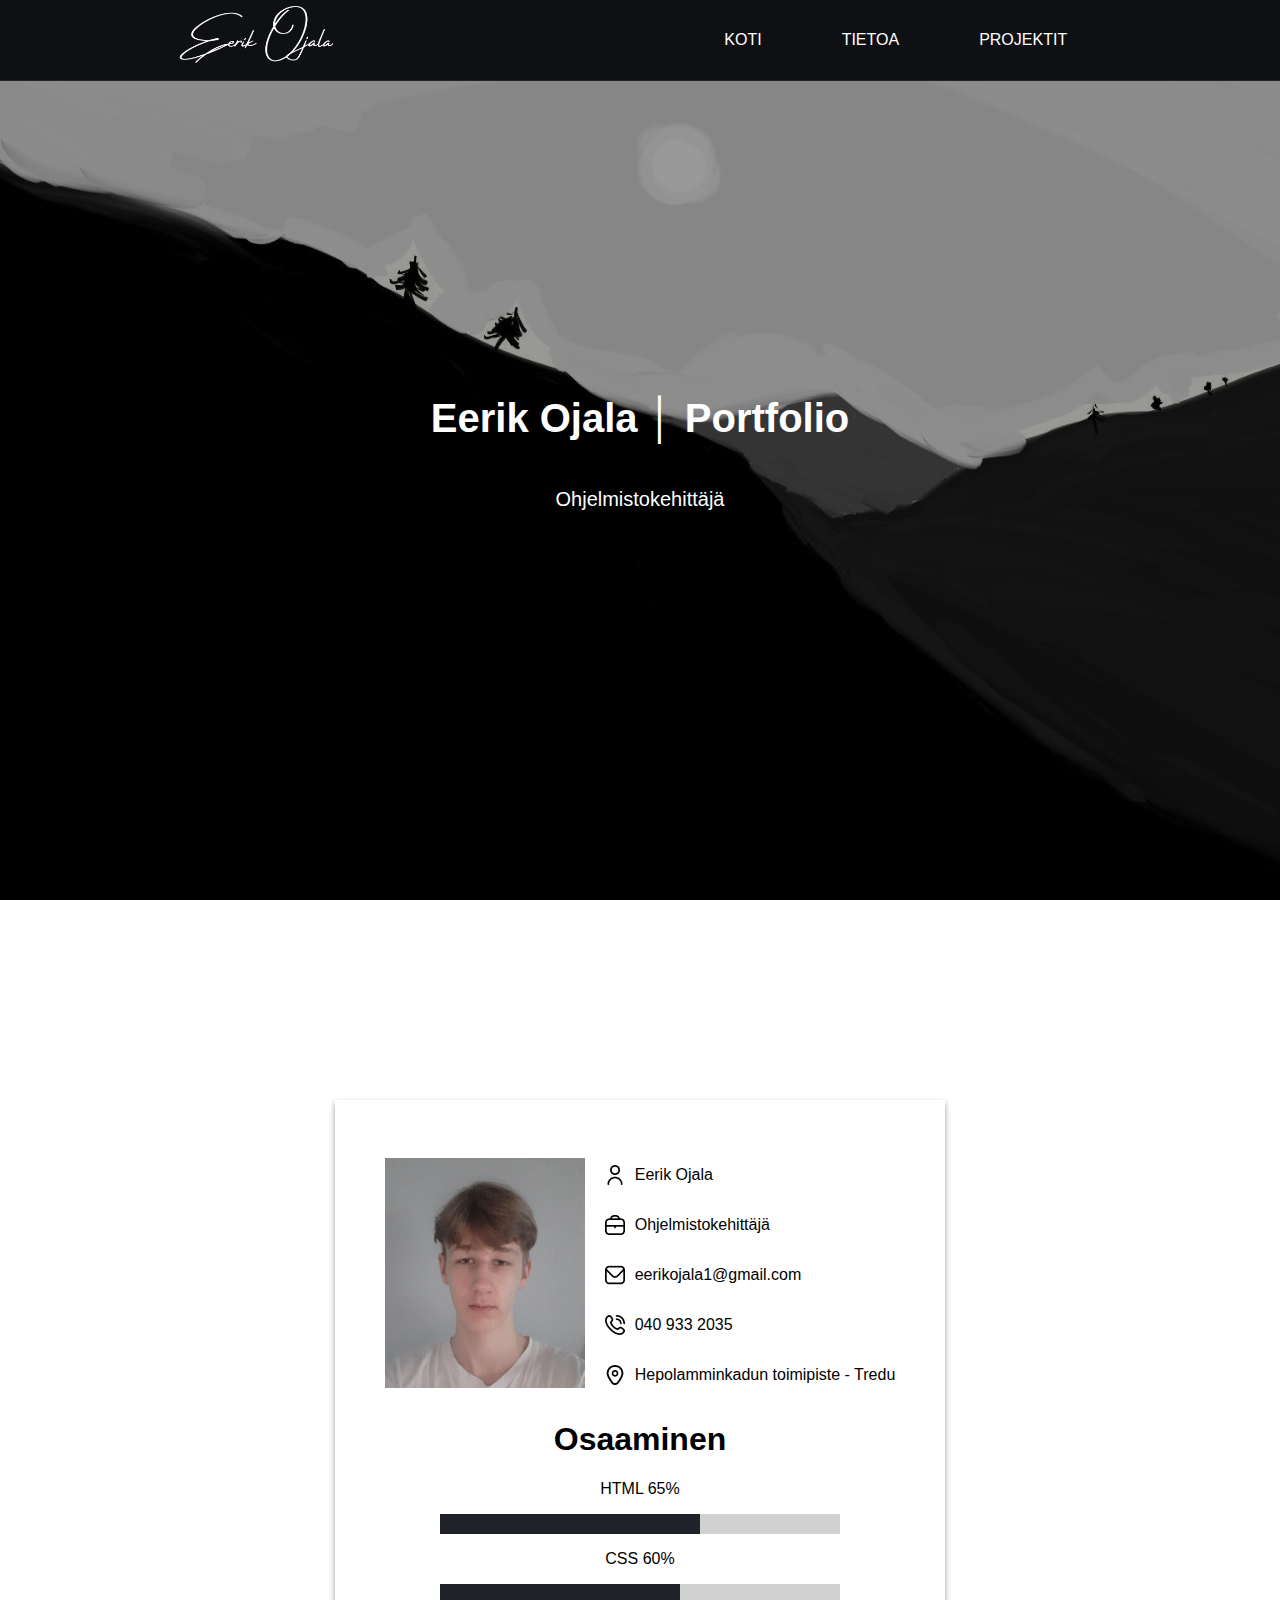
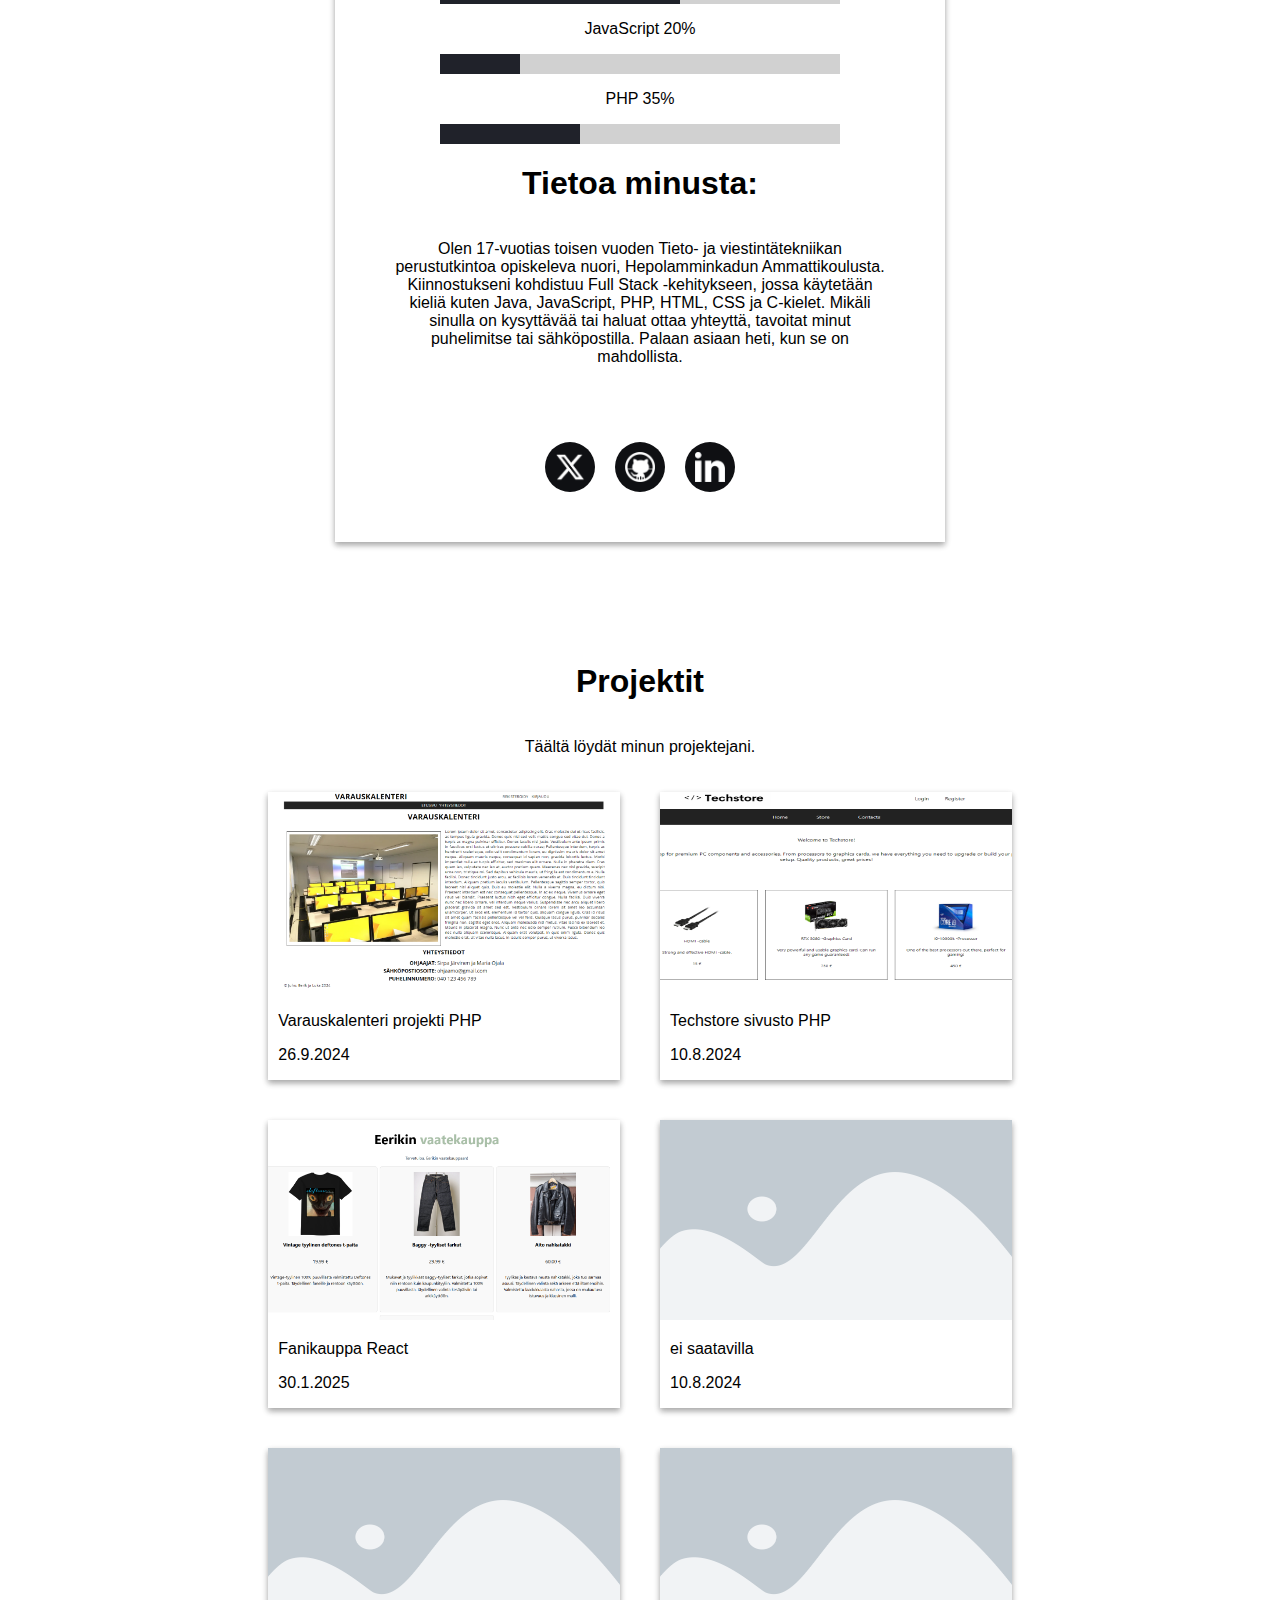
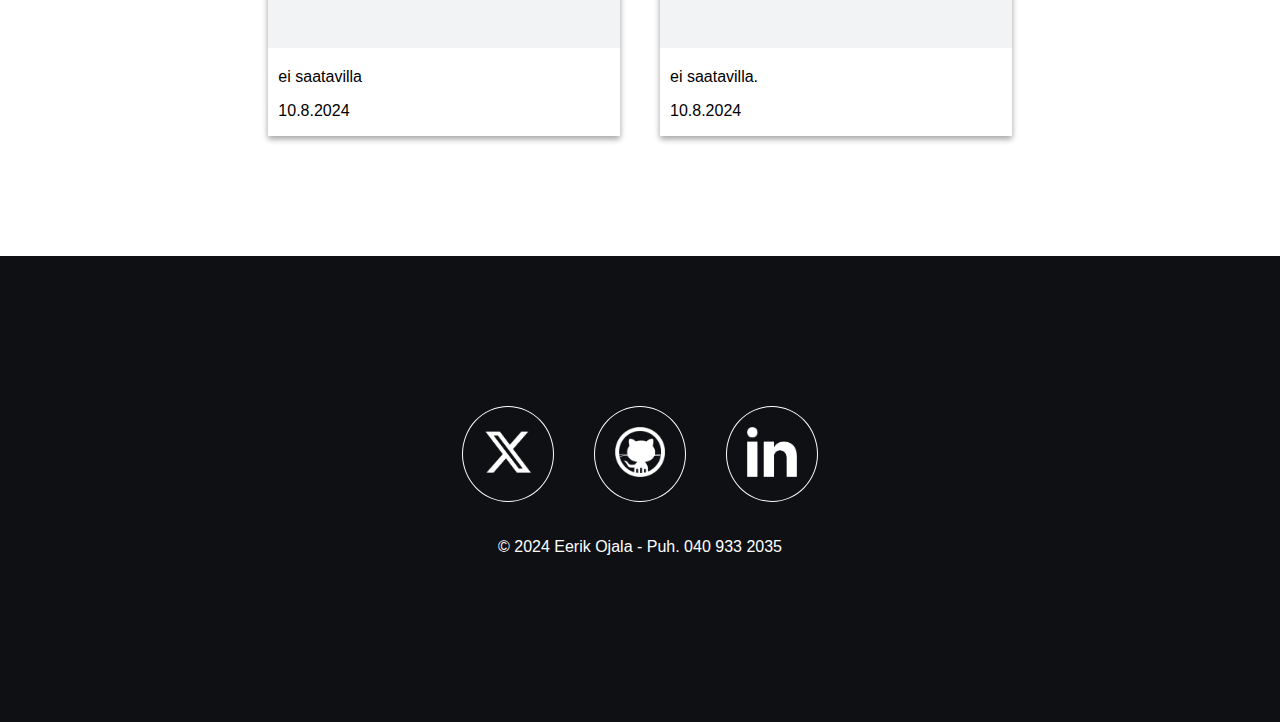
<file: index.html>
<!DOCTYPE html>
<html lang="en">
<head>
    <meta charset="UTF-8">
    <meta name="viewport" content="width=device-width, initial-scale=1.0">
    <link rel="stylesheet" href="main.css">
    <title>Portfolio | Eerik Ojala</title>
</head>
<body>
    <header class="header">
        <a href="#"><img class="logo" src="./pictures/oma_logo.png" alt="kuva logosta"></a>
        <div class="hamburger">
            <div class="line"></div>
            <div class="line"></div>
            <div class="line"></div>
        </div>
        <nav class="nav-bar">
            <a href="#hero">KOTI</a>
            <a href="#about">TIETOA</a>
            <a href="#projects">PROJEKTIT</a>
        </nav>
    </header>
    <div id="hero" class="hero">
        <h1>Eerik Ojala │ Portfolio</h1>
        <p>Ohjelmistokehittäjä</p>
    </div>
    <div class="portfolio-container">
        <div class="about" id="about">
            <div class="about-left">
                <div class="about-left-top">
                    <div class="my-image">
                        <img src="./pictures/oma_kuva.jpg" alt="kuva minusta" width="200px" height="230px">
                    </div>
                    <div class="info">
                        <div class="info-box">
                            <img height="20px" src="./pictures/user.png">
                            <p>Eerik Ojala</p>
                        </div>
                        <div class="info-box">
                            <img height="20px" src="./pictures/briefcase.png">
                            <p>Ohjelmistokehittäjä</p>
                        </div>
                        <div class="info-box">
                            <img height="20px" src="./pictures/envelope.png">
                            <p>eerikojala1@gmail.com</p>
                        </div>
                        <div class="info-box">
                            <img height="20px" src="./pictures/phone-call.png">
                            <p>040 933 2035</p>
                        </div>
                        <div class="info-box">
                            <img height="20px" src="./pictures/marker.png">
                            <p>Hepolamminkadun toimipiste - Tredu</p>
                        </div>
                    </div>
                </div>
                <div class="about-left-bottom">
                    <h1>Osaaminen</h1>
                    <p>HTML 65%</p>
                    <div class="progress-bar">
                        <div class="progress-1"></div>
                    </div>
                    <p>CSS 60%</p>
                    <div class="progress-bar">
                        <div class="progress-2"></div>
                    </div>
                    <p>JavaScript 20%</p>
                    <div class="progress-bar">
                        <div class="progress-3"></div>
                    </div>
                    <p>PHP 35%</p>
                    <div class="progress-bar">
                        <div class="progress-4"></div>
                    </div>
                </div>
            </div>
            <div class="about-right">
                <h1>Tietoa minusta:</h1>
                <p>Olen 17-vuotias toisen vuoden Tieto- ja viestintätekniikan perustutkintoa opiskeleva nuori, Hepolamminkadun Ammattikoulusta. Kiinnostukseni kohdistuu Full Stack -kehitykseen, jossa käytetään kieliä kuten Java, JavaScript, PHP, HTML, CSS ja C-kielet. Mikäli sinulla on kysyttävää tai haluat ottaa yhteyttä, tavoitat minut puhelimitse tai sähköpostilla. Palaan asiaan heti, kun se on mahdollista.</p>
                <div class="about-links">
                    <a href="#link" class="about-link">
                        <img src="./pictures/x_logo.png" alt="x logo">
                    </a>
                    <a href="https://github.com/eerikojala" class="about-link" target="_blank">
                        <img src="./pictures/github_logo.png" alt="github logo">
                    </a>
                    <a href="#link" class="about-link">
                        <img src="./pictures/linkedin_logo.png" alt="linkedin logo">
                    </a>
                </div>
            </div>
        </div>
        <div class="projects" id="projects">
            <h1>Projektit</h1>
            <p>Täältä löydät minun projektejani.</p>
            <div class="projects-container">
                <a class="project" href="https://varauskalenteri.projekti23a.treok.io/" target="_blank">
                    <div class="project-picture">
                        <img src="./pictures/varauskalenteri.png" alt="varauskalenteri sivuston kuvake">
                    </div>
                    <div class="project-text">
                        <p>Varauskalenteri projekti PHP</p>
                        <p>26.9.2024</p>
                    </div>
                </a>
                <a class="project" href="https://techstore.eeroja23.treok.io/" target="_blank">
                    <div class="project-picture">
                        <img src="./pictures/techstore.png" alt="Techstore sivuston kuvake">
                    </div>
                    <div class="project-text">
                        <p>Techstore sivusto PHP</p>
                        <p>10.8.2024</p>
                    </div>
                </a>
                <a class="project" href="fanikauppa/index.html">
                    <div class="project-picture">
                        <img src="./pictures/fanikauppa.png" alt="fanikauppa sivuston kuva">
                    </div>
                    <div class="project-text">
                        <p>Fanikauppa React</p>
                        <p>30.1.2025</p>
                    </div>
                </a>
                <a class="project" href="#project">
                    <div class="project-picture">
                        <img src="./pictures/placeholder.png" alt="placeholder kuva">
                    </div>
                    <div class="project-text">
                        <p>ei saatavilla</p>
                        <p>10.8.2024</p>
                    </div>
                </a>
                <a class="project" href="#project">
                    <div class="project-picture">
                        <img src="./pictures/placeholder.png" alt="reseptipankki sivuston kuva">
                    </div>
                    <div class="project-text">
                        <p>ei saatavilla</p>
                        <p>10.8.2024</p>
                    </div>
                </a>
                <a class="project" href="#project">
                    <div class="project-picture">
                        <img src="./pictures/placeholder.png" alt="reseptipankki sivuston kuva">
                    </div>
                    <div class="project-text">
                        <p>ei saatavilla.</p>
                        <p>10.8.2024</p>
                    </div>
                </a>
            </div>
        </div>
    </div>
    <footer class="footer">
        <div class="footer-links">
            <a class="x-link" href="#link"><img src="./pictures/x_logo.png" alt="x logo"></a>
            <a class="github-link" href="https://github.com/eerikojala"><img src="./pictures/github_logo.png" alt="github logo"></a>
            <a class="linkedin-link" href="#link"><img src="./pictures/linkedin_logo.png" alt="linkedin logo"></a>
        </div>
        <div class="footer-copyright">
            <p>© 2024 Eerik Ojala - Puh. 040 933 2035</p>
        </div>
    </footer>
    <script src="script.js"></script>
</body>
</html>
</file>
<file: main.css>
body {
    margin: 0;
    padding: 0;
    overflow-x: hidden;
    font-family: Arial, Helvetica, sans-serif;
}

html {
    scroll-behavior: smooth;
}

.header {
    display: flex;
    z-index: 1000;
    position: fixed;
    width: 100%;
    height: 80px;
    justify-content: space-around;
    align-items: center;
    background: #0f1013;
    border-bottom: 1px solid #20222a;
}

.nav-bar {
    display: flex;
    height: 100%;
}

.nav-bar a {
    display: flex;
    justify-content: center;
    align-items: center;
    color: white;
    text-decoration: none;
    padding-inline: 40px;
    transition: 0.5s;
}

.nav-bar a:hover {
    background: #20222a;
    text-decoration: underline;
    text-underline-offset: 4px;
}

.logo {
    height: 80px;
}

.hamburger {
    display: none;
    cursor: pointer;
}

.info-box {
    display: flex;
    align-items: center;
}

.info-box img {
    margin-right: 10px;
}

.line {
    height: 5px;
    width: 40px;
    background-color: white;
    margin: 5px;
}

.hero {
    display: flex;
    flex-direction: column;
    height: 100vh;
    justify-content: center;
    align-items: center;
    background: linear-gradient(rgba(0, 0, 0, 0.4), rgba(0, 0, 0, 0.4)), url(./pictures/hero.jpg);
    background-position: center;
    background-size: cover;
    background-attachment: fixed;
    color: white;
}

.hero h1 {
    font-size: 40px;
}

.hero p {
    font-size: 20px;
}

.portfolio-container {
    display: flex;
    flex-direction: column;
    justify-content: center;
    align-items: center;
}

.about {
    display: flex;
    width: 1200px;
    margin-top: 200px;
    justify-content: space-around;
    align-items: center;
    padding: 50px;
    box-shadow: rgba(0, 0, 0, 0.16) 0px 3px 6px, rgba(0, 0, 0, 0.23) 0px 3px 6px;
}

.info {
    margin-left: 20px;
}

.about-left {
    display: flex;
    flex-direction: column;
}

.about-right {
    width: 500px;
}

.about-left-top {
    display: flex;
    justify-content: center;
    align-items: center;
}

.progress-bar {
    background: #d1d1d1;
    height: 20px;
    width: 400px;
}

.progress-1 {
    width: 65%;
    height: 20px;
    background-color: #20222a;
}

.progress-2 {
    width: 60%;
    height: 20px;
    background-color: #20222a;
}

.progress-3 {
    width: 20%;
    height: 20px;
    background-color: #20222a;
}

.progress-4 {
    width: 35%;
    height: 20px;
    background-color: #20222a;
}

.projects-container {
    display: grid;
    grid-template-columns: repeat(3, 1fr);
    grid-template-rows: repeat(2, 1fr);
}

.projects {
    margin: 100px 0 100px 0;
    display: flex;
    justify-content: center;
    align-items: center;
    flex-direction: column;
}

.project {
    box-shadow: rgba(0, 0, 0, 0.16) 0px 3px 6px, rgba(0, 0, 0, 0.23) 0px 3px 6px;
    max-height: 600px;
    max-width: 400px;
    margin: 20px;
    cursor: pointer;
    transition: 0.5s;
    text-decoration: none;
    color: black;
}

.project:hover {
    transform: scale(1.05);
}

.project-text {
    margin-left: 10px;
}

.project-picture img {
    height: 200px;
    width: 100%;
}

.about-links {
    display: flex;
    margin-top: 60px;
    justify-content: center;
}

.about-link {
    margin-inline: 10px;
    background-color: #0f1013;
    height: 30px;
    width: 30px;
    padding: 10px;
    border-radius: 50%;
    cursor: pointer;
    transition: 0.5s;
}

.about-link:hover {
    transform: scale(1.2);
}

.about-link img {
    height: 30px;
    width: 30px;
}

footer {
    display: flex;
    padding: 150px;
    color: white;
    flex-direction: column;
    justify-content: center;
    align-items: center;
    background-color: #0f1013;
}

.footer-copyright {
    text-align: center;
    margin-top: 20px;
    min-width: 300px;
}

.footer-links {
    display: flex;
}

.x-link img, .github-link img, .linkedin-link img {
    height: 50px;
    width: 50px;
}

.x-link, .github-link, .linkedin-link {
    padding: 20px;
    margin-inline: 20px;
    border: 1px solid white;
    border-radius: 50%;
    transition: 0.5s;
}

.x-link:hover, .github-link:hover, .linkedin-link:hover {
    background-color: #20222a;
}

@media only screen and (max-width: 1310px) {
    .about {
        width: auto;
        flex-direction: column;
    }
    
    .about-left, .about-right {
        display: flex;
        justify-content: center;
        align-items: center;
        flex-direction: column;
        text-align: center;
    }

    .projects-container {
        display: grid;
        grid-template-columns: repeat(2, 1fr);
        grid-template-rows: repeat(2, 1fr);
    }
}

@media only screen and (max-width: 900px) {
    .header {
        justify-content: space-between;
    }

    .projects-container {
        display: grid;
        grid-template-columns: 1fr;
        grid-template-rows: repeat(6, 1fr);
    }

    .hero {
        padding-top: 80px;
        padding-bottom: 80px;
    }

    .logo {
        margin-left: 10px;
    }

    .hamburger {
        display: block;
        margin-right: 10px;
    }

    .nav-bar {
        display: flex;
        justify-content: center;
        align-items: center;
        background-color: #0f1013;
        height: 0;
        flex-direction: column;
        position: absolute;
        top: 80px;
        left: 0;
        right: 0;
        overflow: hidden;
        transition: 0.5s;
    }

    .nav-bar a {
        text-align: center;
        border-radius: 40px;
        width: 120px;
        padding: 20px;
        margin: 20px 0;
    }

    .nav-bar a:hover {
        text-decoration: none;
    }

    .nav-bar.active {
        height: 450px;
    }
}

@media only screen and (max-width: 620px) {
    .about {
        width: 300px;
    }

    .info {
        display: flex;
        flex-direction: column;
        justify-content: center;
        align-items: center;
    }

    .about-left-top {
        display: flex;
        flex-direction: column;
    }

    .progress-bar {
        display: none;
    }

    .about-right {
        width: auto;
    }
}


@media only screen and (max-width: 405px) {
    .about {
        width: 40%;
    }
}

@media only screen and (max-width: 380px) {
    .hero h1 {
        font-size: 20px;
    }

    .x-link img, .github-link img, .linkedin-link img {
        height: 30px;
        width: 30px;
    }

    .x-link, .github-link, .linkedin-link {
        margin-inline: 5px;
    }
}
</file>
